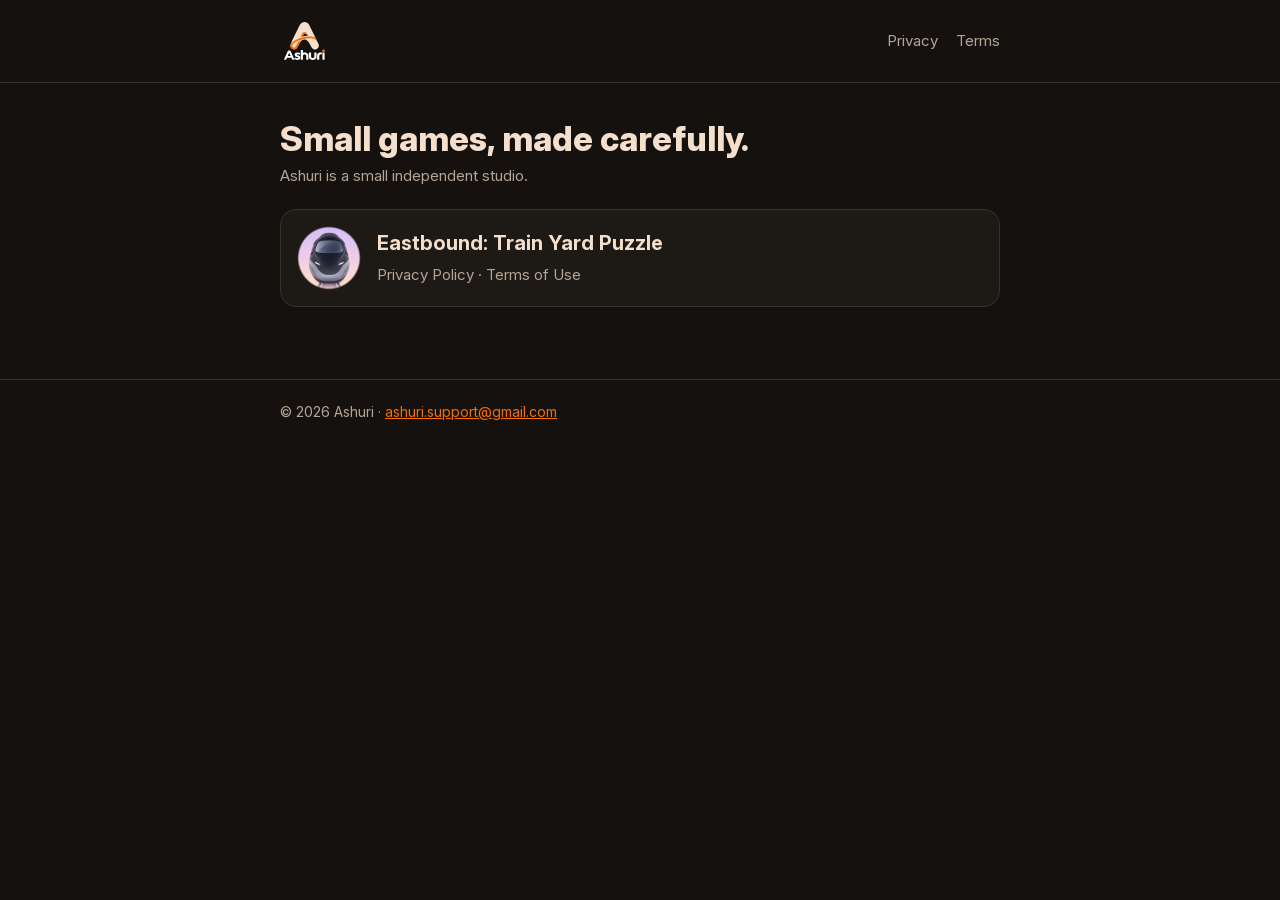
<file: index.html>
<!doctype html>
<html lang="en"><head><meta charset="utf-8"><meta name="viewport" content="width=device-width,initial-scale=1">
<title>Ashuri</title><link rel="stylesheet" href="eastbound/style.css"><meta name="theme-color" content="#14110F"><link rel="icon" href="assets/symbol.svg"></head><body><header><div class="bar"><a href=""><img class="logo" src="assets/logo.svg" alt="Ashuri"></a><nav><a href="eastbound/privacy.html">Privacy</a><a href="eastbound/terms.html">Terms</a></nav></div></header><main>
<div class="hero"><div><h1>Small games, made carefully.</h1><p class="sub">Ashuri is a small independent studio.</p></div></div>
<a class="card" href="eastbound/privacy.html"><img src="assets/eastbound-icon.png" alt=""><div><b>Eastbound: Train Yard Puzzle</b><span>Privacy Policy · Terms of Use</span></div></a>
</main><footer><div>© 2026 Ashuri · <a href="mailto:ashuri.support@gmail.com">ashuri.support@gmail.com</a></div></footer></body></html>
</file>
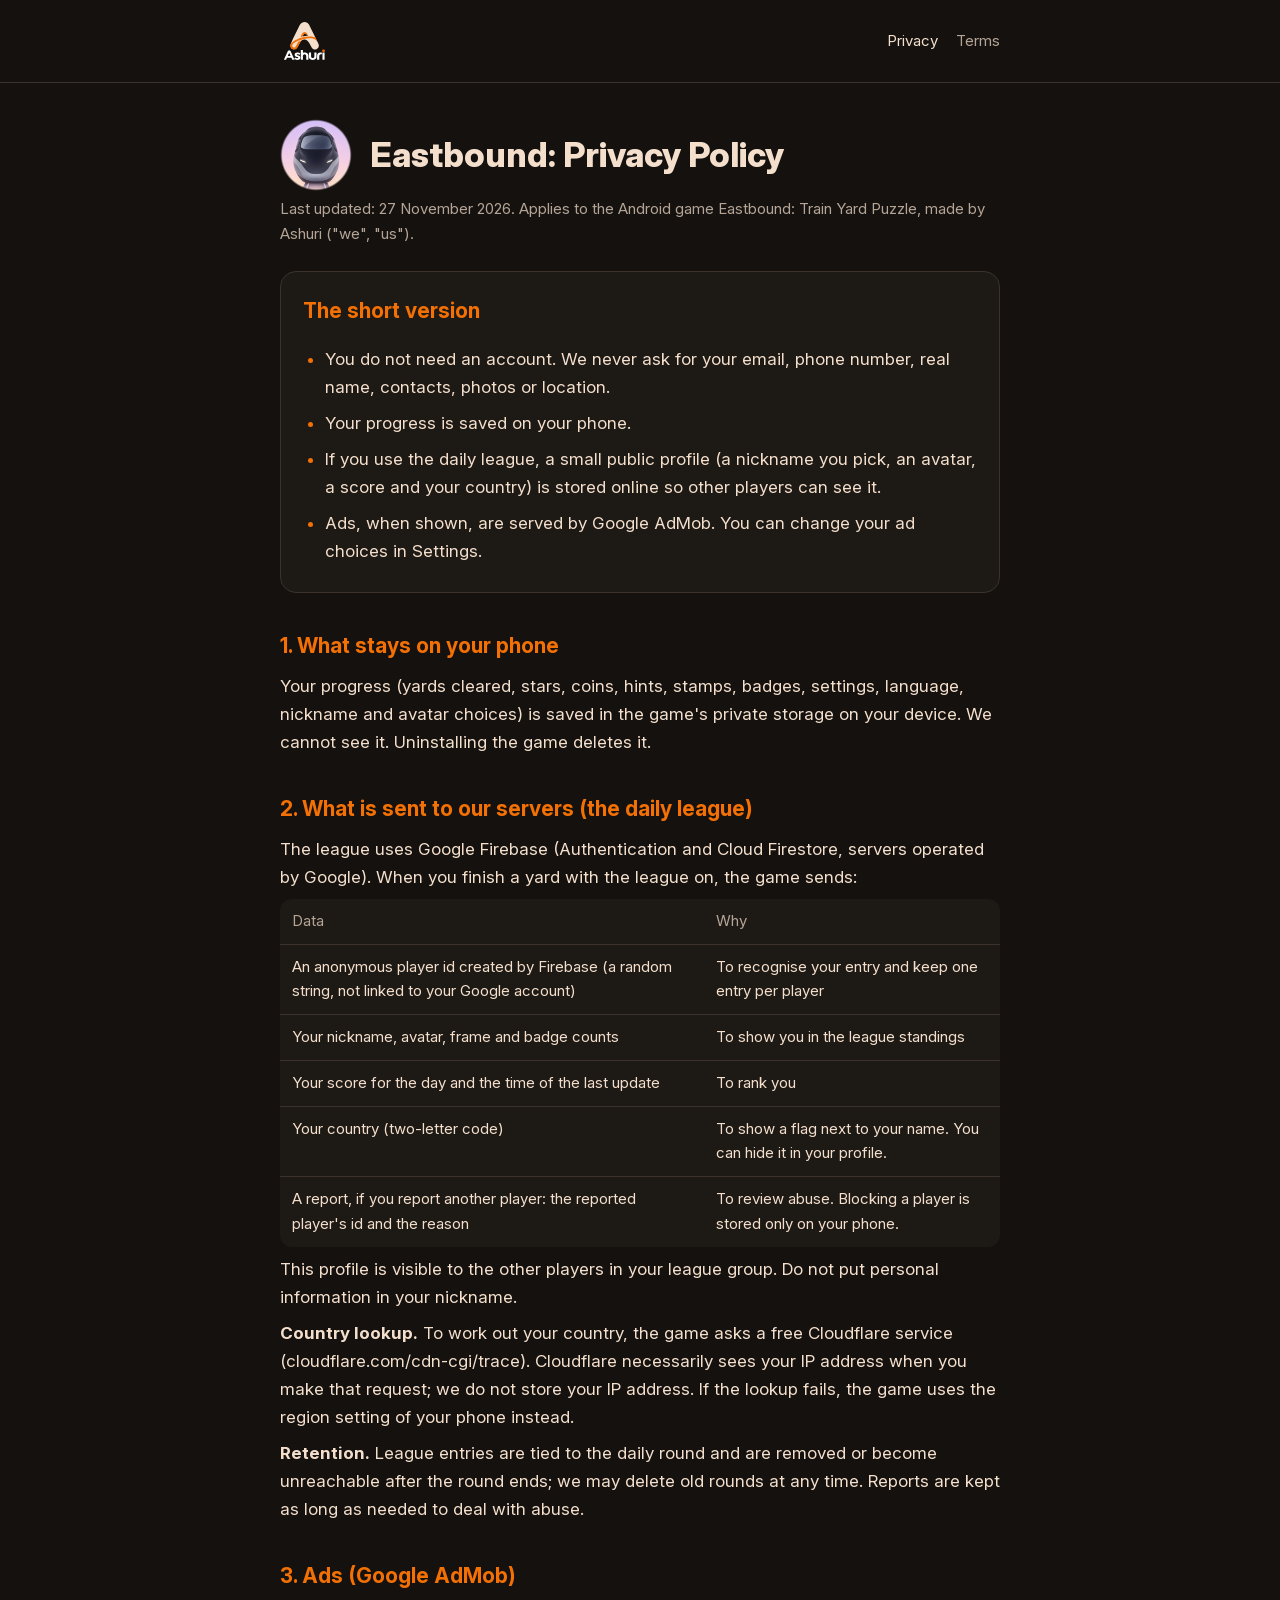
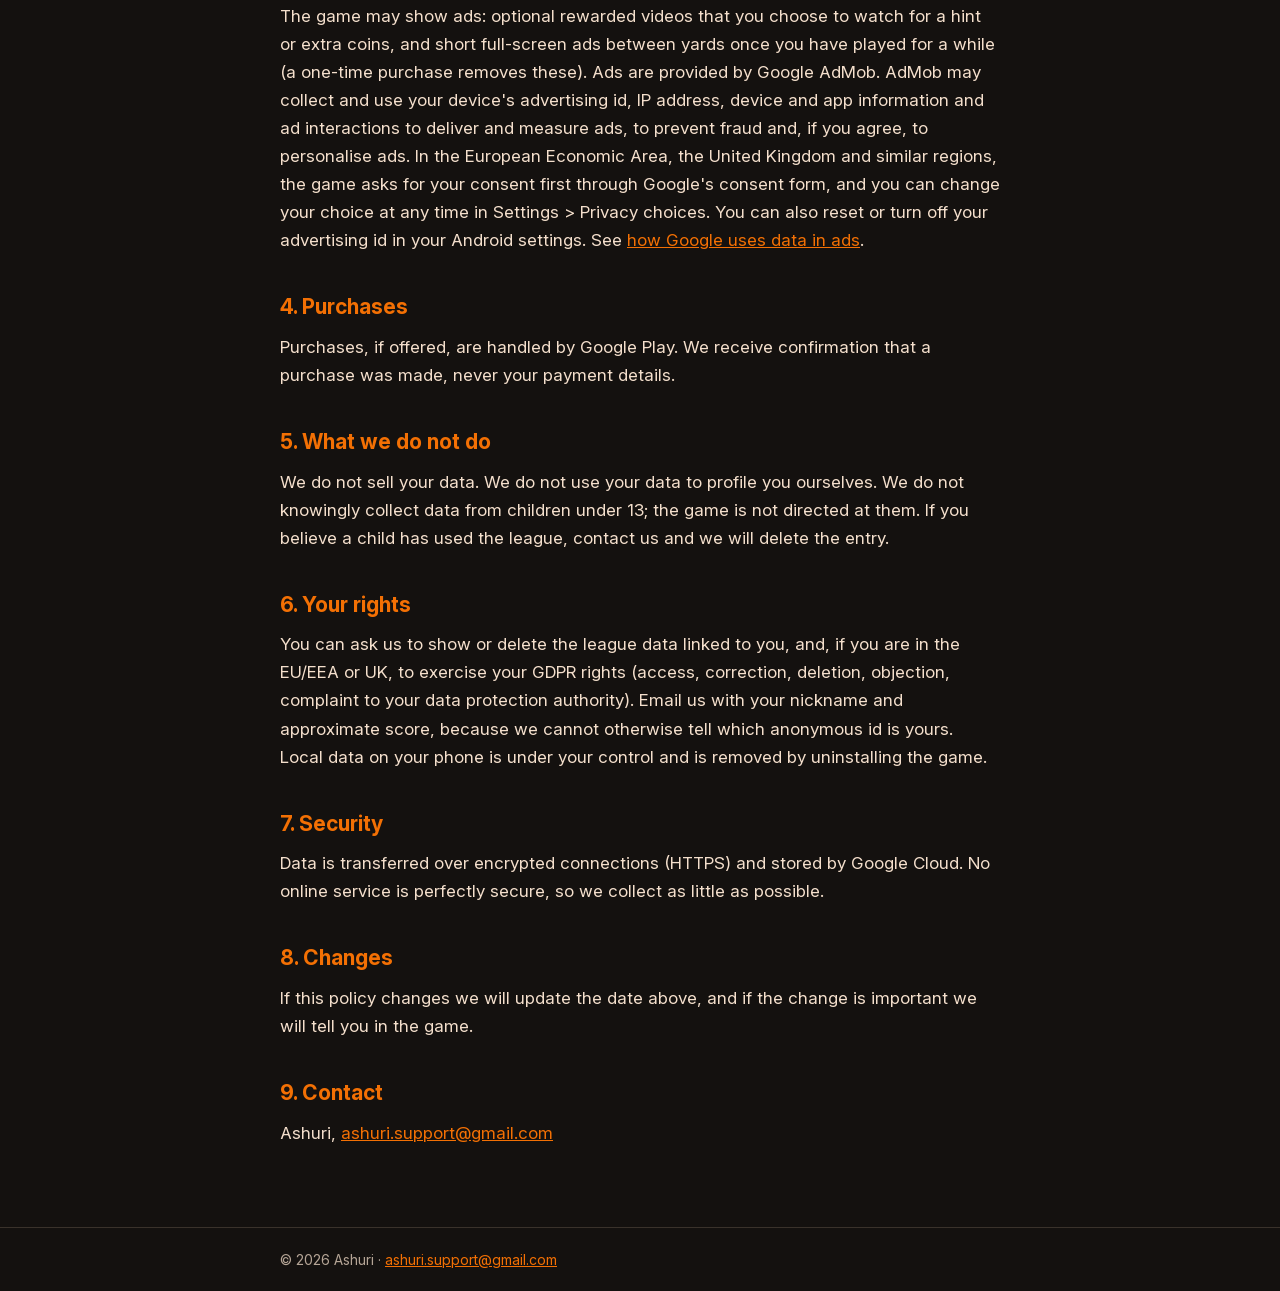
<file: eastbound/privacy.html>
<!doctype html>
<html lang="en"><head><meta charset="utf-8"><meta name="viewport" content="width=device-width,initial-scale=1">
<title>Eastbound: Privacy Policy</title><link rel="stylesheet" href="style.css"><meta name="theme-color" content="#14110F"><link rel="icon" href="../assets/symbol.svg"></head><body><header><div class="bar"><a href="../"><img class="logo" src="../assets/logo.svg" alt="Ashuri"></a><nav><a href="../eastbound/privacy.html" class="on">Privacy</a><a href="../eastbound/terms.html">Terms</a></nav></div></header><main>
<div class="hero"><img src="../assets/eastbound-icon.png" alt="Eastbound"><div><h1>Eastbound: Privacy Policy</h1></div></div>
<p class="sub">Last updated: 27 November 2026. Applies to the Android game Eastbound: Train Yard Puzzle, made by Ashuri ("we", "us").</p>

<div class="short"><h2>The short version</h2>
<ul>
<li>You do not need an account. We never ask for your email, phone number, real name, contacts, photos or location.</li>
<li>Your progress is saved on your phone.</li>
<li>If you use the daily league, a small public profile (a nickname you pick, an avatar, a score and your country) is stored online so other players can see it.</li>
<li>Ads, when shown, are served by Google AdMob. You can change your ad choices in Settings.</li>
</ul></div>

<h2>1. What stays on your phone</h2>
<p>Your progress (yards cleared, stars, coins, hints, stamps, badges, settings, language, nickname and avatar choices) is saved in the game's private storage on your device. We cannot see it. Uninstalling the game deletes it.</p>

<h2>2. What is sent to our servers (the daily league)</h2>
<p>The league uses Google Firebase (Authentication and Cloud Firestore, servers operated by Google). When you finish a yard with the league on, the game sends:</p>
<table>
<tr><th>Data</th><th>Why</th></tr>
<tr><td>An anonymous player id created by Firebase (a random string, not linked to your Google account)</td><td>To recognise your entry and keep one entry per player</td></tr>
<tr><td>Your nickname, avatar, frame and badge counts</td><td>To show you in the league standings</td></tr>
<tr><td>Your score for the day and the time of the last update</td><td>To rank you</td></tr>
<tr><td>Your country (two-letter code)</td><td>To show a flag next to your name. You can hide it in your profile.</td></tr>
<tr><td>A report, if you report another player: the reported player's id and the reason</td><td>To review abuse. Blocking a player is stored only on your phone.</td></tr>
</table>
<p>This profile is visible to the other players in your league group. Do not put personal information in your nickname.</p>
<p><b>Country lookup.</b> To work out your country, the game asks a free Cloudflare service (cloudflare.com/cdn-cgi/trace). Cloudflare necessarily sees your IP address when you make that request; we do not store your IP address. If the lookup fails, the game uses the region setting of your phone instead.</p>
<p><b>Retention.</b> League entries are tied to the daily round and are removed or become unreachable after the round ends; we may delete old rounds at any time. Reports are kept as long as needed to deal with abuse.</p>

<h2>3. Ads (Google AdMob)</h2>
<p>The game may show ads: optional rewarded videos that you choose to watch for a hint or extra coins, and short full-screen ads between yards once you have played for a while (a one-time purchase removes these). Ads are provided by Google AdMob. AdMob may collect and use your device's advertising id, IP address, device and app information and ad interactions to deliver and measure ads, to prevent fraud and, if you agree, to personalise ads. In the European Economic Area, the United Kingdom and similar regions, the game asks for your consent first through Google's consent form, and you can change your choice at any time in Settings > Privacy choices. You can also reset or turn off your advertising id in your Android settings. See <a href="https://policies.google.com/technologies/ads">how Google uses data in ads</a>.</p>

<h2>4. Purchases</h2>
<p>Purchases, if offered, are handled by Google Play. We receive confirmation that a purchase was made, never your payment details.</p>

<h2>5. What we do not do</h2>
<p>We do not sell your data. We do not use your data to profile you ourselves. We do not knowingly collect data from children under 13; the game is not directed at them. If you believe a child has used the league, contact us and we will delete the entry.</p>

<h2>6. Your rights</h2>
<p>You can ask us to show or delete the league data linked to you, and, if you are in the EU/EEA or UK, to exercise your GDPR rights (access, correction, deletion, objection, complaint to your data protection authority). Email us with your nickname and approximate score, because we cannot otherwise tell which anonymous id is yours. Local data on your phone is under your control and is removed by uninstalling the game.</p>

<h2>7. Security</h2>
<p>Data is transferred over encrypted connections (HTTPS) and stored by Google Cloud. No online service is perfectly secure, so we collect as little as possible.</p>

<h2>8. Changes</h2>
<p>If this policy changes we will update the date above, and if the change is important we will tell you in the game.</p>

<h2>9. Contact</h2>
<p>Ashuri, <a href="mailto:ashuri.support@gmail.com">ashuri.support@gmail.com</a></p>
</main><footer><div>© 2026 Ashuri · <a href="mailto:ashuri.support@gmail.com">ashuri.support@gmail.com</a></div></footer></body></html>
</file>
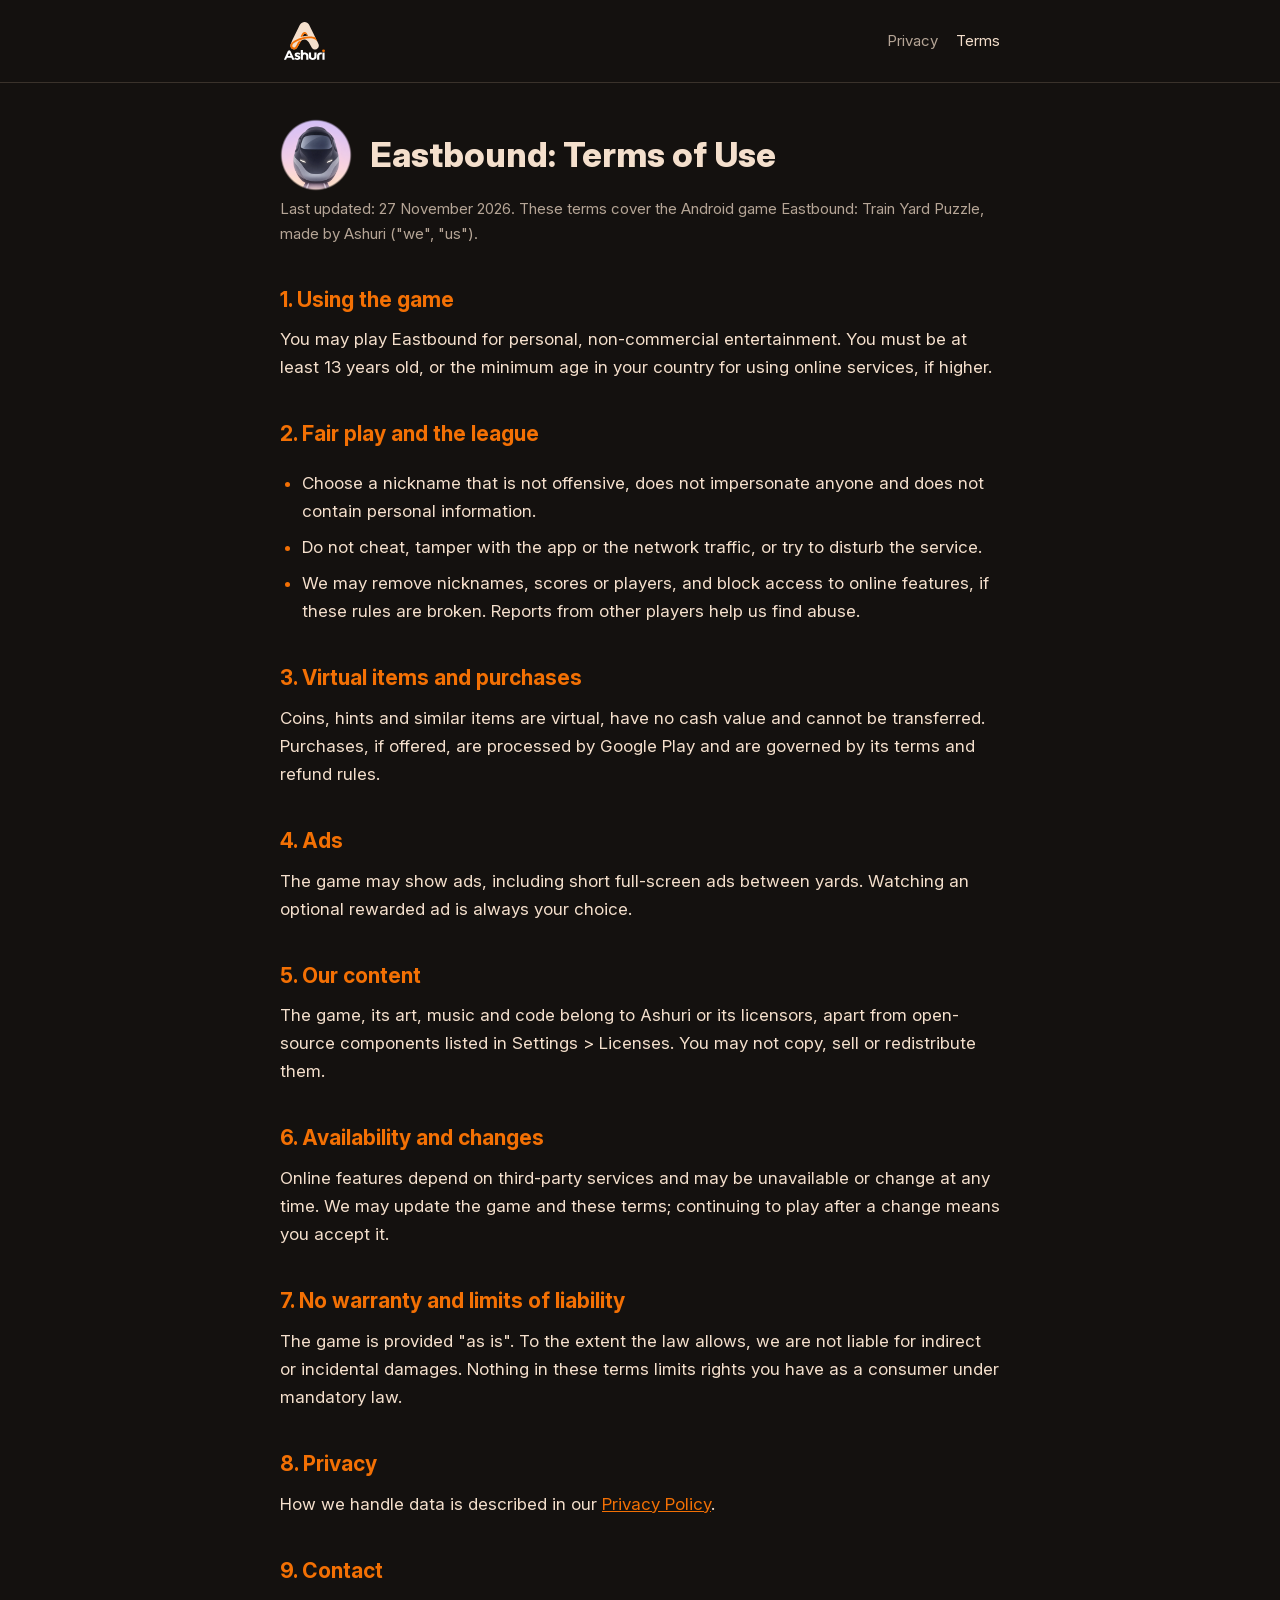
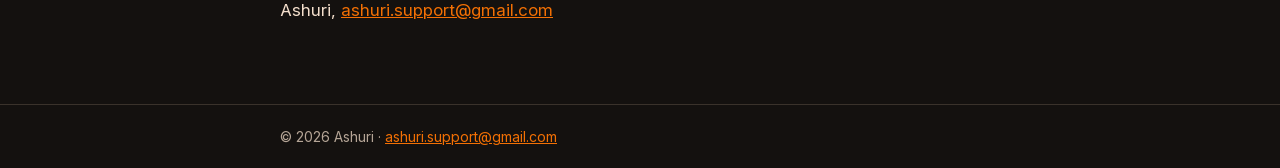
<file: eastbound/terms.html>
<!doctype html>
<html lang="en"><head><meta charset="utf-8"><meta name="viewport" content="width=device-width,initial-scale=1">
<title>Eastbound: Terms of Use</title><link rel="stylesheet" href="style.css"><meta name="theme-color" content="#14110F"><link rel="icon" href="../assets/symbol.svg"></head><body><header><div class="bar"><a href="../"><img class="logo" src="../assets/logo.svg" alt="Ashuri"></a><nav><a href="../eastbound/privacy.html">Privacy</a><a href="../eastbound/terms.html" class="on">Terms</a></nav></div></header><main>
<div class="hero"><img src="../assets/eastbound-icon.png" alt="Eastbound"><div><h1>Eastbound: Terms of Use</h1></div></div>
<p class="sub">Last updated: 27 November 2026. These terms cover the Android game Eastbound: Train Yard Puzzle, made by Ashuri ("we", "us").</p>

<h2>1. Using the game</h2>
<p>You may play Eastbound for personal, non-commercial entertainment. You must be at least 13 years old, or the minimum age in your country for using online services, if higher.</p>

<h2>2. Fair play and the league</h2>
<ul>
<li>Choose a nickname that is not offensive, does not impersonate anyone and does not contain personal information.</li>
<li>Do not cheat, tamper with the app or the network traffic, or try to disturb the service.</li>
<li>We may remove nicknames, scores or players, and block access to online features, if these rules are broken. Reports from other players help us find abuse.</li>
</ul>

<h2>3. Virtual items and purchases</h2>
<p>Coins, hints and similar items are virtual, have no cash value and cannot be transferred. Purchases, if offered, are processed by Google Play and are governed by its terms and refund rules.</p>

<h2>4. Ads</h2>
<p>The game may show ads, including short full-screen ads between yards. Watching an optional rewarded ad is always your choice.</p>

<h2>5. Our content</h2>
<p>The game, its art, music and code belong to Ashuri or its licensors, apart from open-source components listed in Settings > Licenses. You may not copy, sell or redistribute them.</p>

<h2>6. Availability and changes</h2>
<p>Online features depend on third-party services and may be unavailable or change at any time. We may update the game and these terms; continuing to play after a change means you accept it.</p>

<h2>7. No warranty and limits of liability</h2>
<p>The game is provided "as is". To the extent the law allows, we are not liable for indirect or incidental damages. Nothing in these terms limits rights you have as a consumer under mandatory law.</p>

<h2>8. Privacy</h2>
<p>How we handle data is described in our <a href="privacy.html">Privacy Policy</a>.</p>

<h2>9. Contact</h2>
<p>Ashuri, <a href="mailto:ashuri.support@gmail.com">ashuri.support@gmail.com</a></p>
</main><footer><div>© 2026 Ashuri · <a href="mailto:ashuri.support@gmail.com">ashuri.support@gmail.com</a></div></footer></body></html>
</file>
<file: eastbound/style.css>
@font-face{font-family:Inter;src:url(../assets/Inter.ttf) format("truetype");font-weight:100 900;font-display:swap}
:root{--bg:#14110F;--card:#1D1915;--fg:#F4DFCC;--mut:#B5A596;--ac:#F37004;--line:#3A322B}
*{box-sizing:border-box}
body{margin:0;background:var(--bg);color:var(--fg);font:400 17px/1.65 Inter,-apple-system,"Segoe UI",Roboto,sans-serif}
header{border-bottom:1px solid var(--line)}
.bar{max-width:760px;margin:0 auto;padding:18px 20px;display:flex;align-items:center;gap:14px}
.bar img.logo{height:46px;width:auto;display:block}
.bar nav{margin-left:auto;display:flex;gap:18px;font-size:15px}
.bar nav a{color:var(--mut);text-decoration:none}.bar nav a:hover,.bar nav a.on{color:var(--fg)}
main{max-width:760px;margin:0 auto;padding:36px 20px 72px}
.hero{display:flex;align-items:center;gap:18px;margin-bottom:6px}
.hero img{width:72px;height:72px;border-radius:16px}
h1{font-weight:800;font-size:34px;line-height:1.15;margin:0}
.sub{color:var(--mut);margin:6px 0 0;font-size:15px}
h2{font-weight:700;font-size:21px;margin:36px 0 6px;color:var(--ac)}
p,li{margin:8px 0}ul{padding-left:22px}li::marker{color:var(--ac)}
.mut{color:var(--mut)}a{color:var(--ac)}
.short{background:var(--card);border:1px solid var(--line);border-radius:16px;padding:6px 22px 10px;margin:24px 0}
.short h2{margin-top:16px}
table{border-collapse:collapse;width:100%;font-size:15px;background:var(--card);border-radius:12px;overflow:hidden}
td,th{border-bottom:1px solid var(--line);padding:10px 12px;text-align:left;vertical-align:top}th{color:var(--mut);font-weight:400}
tr:last-child td{border-bottom:0}
footer{border-top:1px solid var(--line);color:var(--mut);font-size:14px}
footer div{max-width:760px;margin:0 auto;padding:20px}
.card{display:flex;align-items:center;gap:16px;background:var(--card);border:1px solid var(--line);border-radius:16px;padding:16px;margin-top:20px;text-decoration:none;color:var(--fg)}
.card img{width:64px;height:64px;border-radius:14px}.card b{font-size:20px;display:block}.card span{color:var(--mut);font-size:15px}
@media(max-width:480px){.bar nav{gap:12px;font-size:14px}h1{font-size:28px}}
</file>
